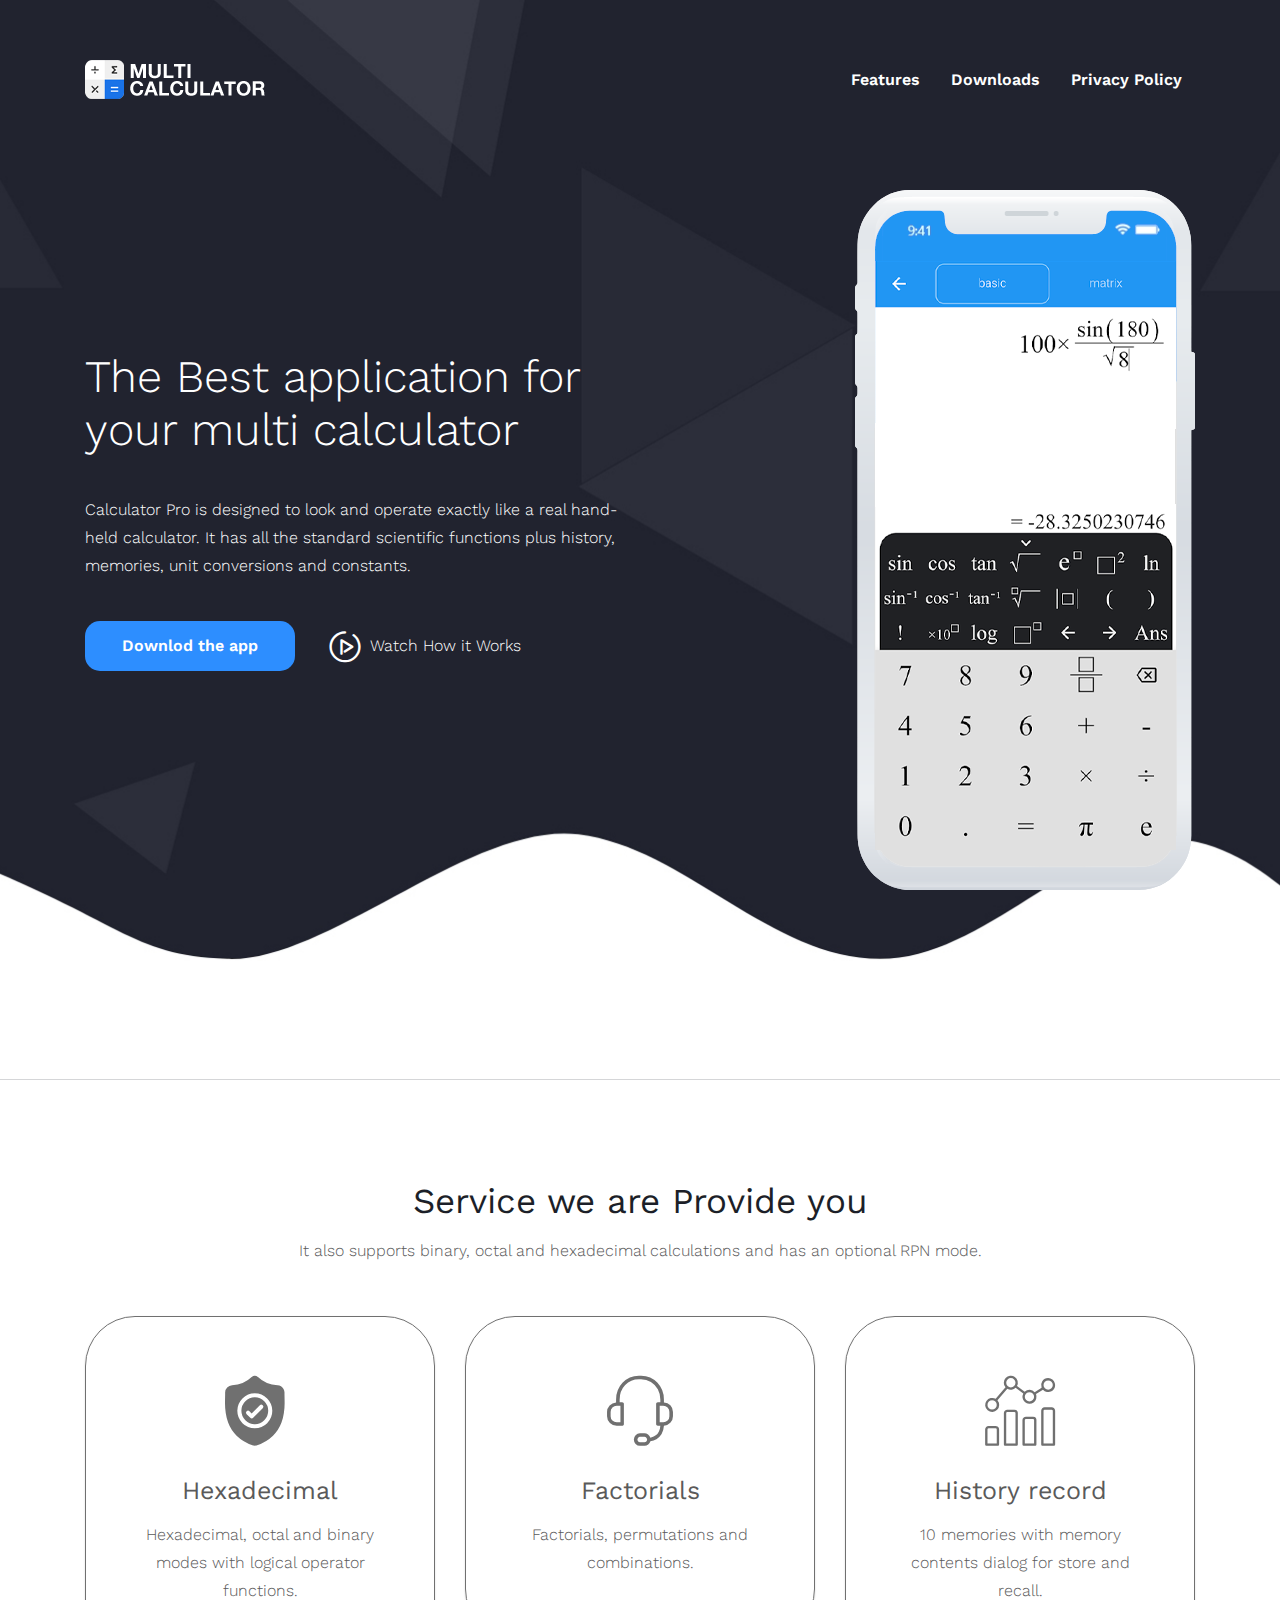
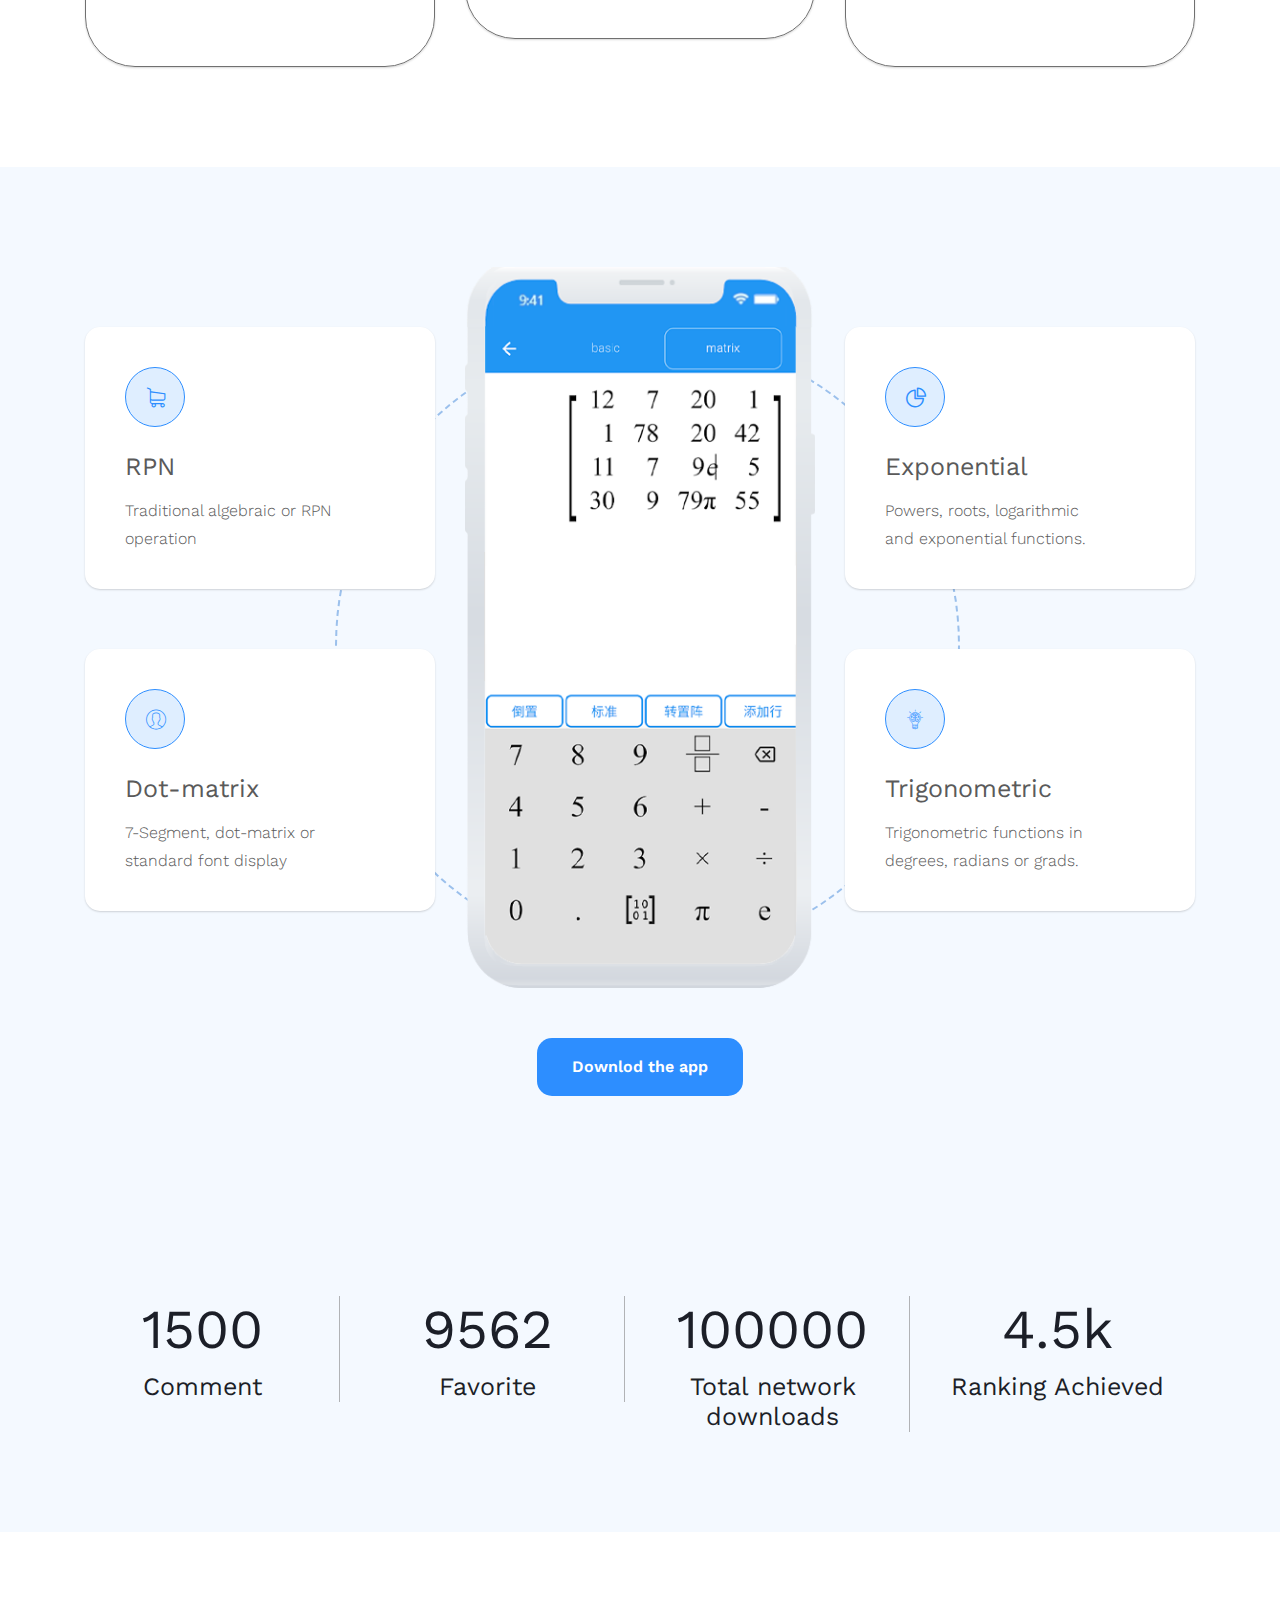
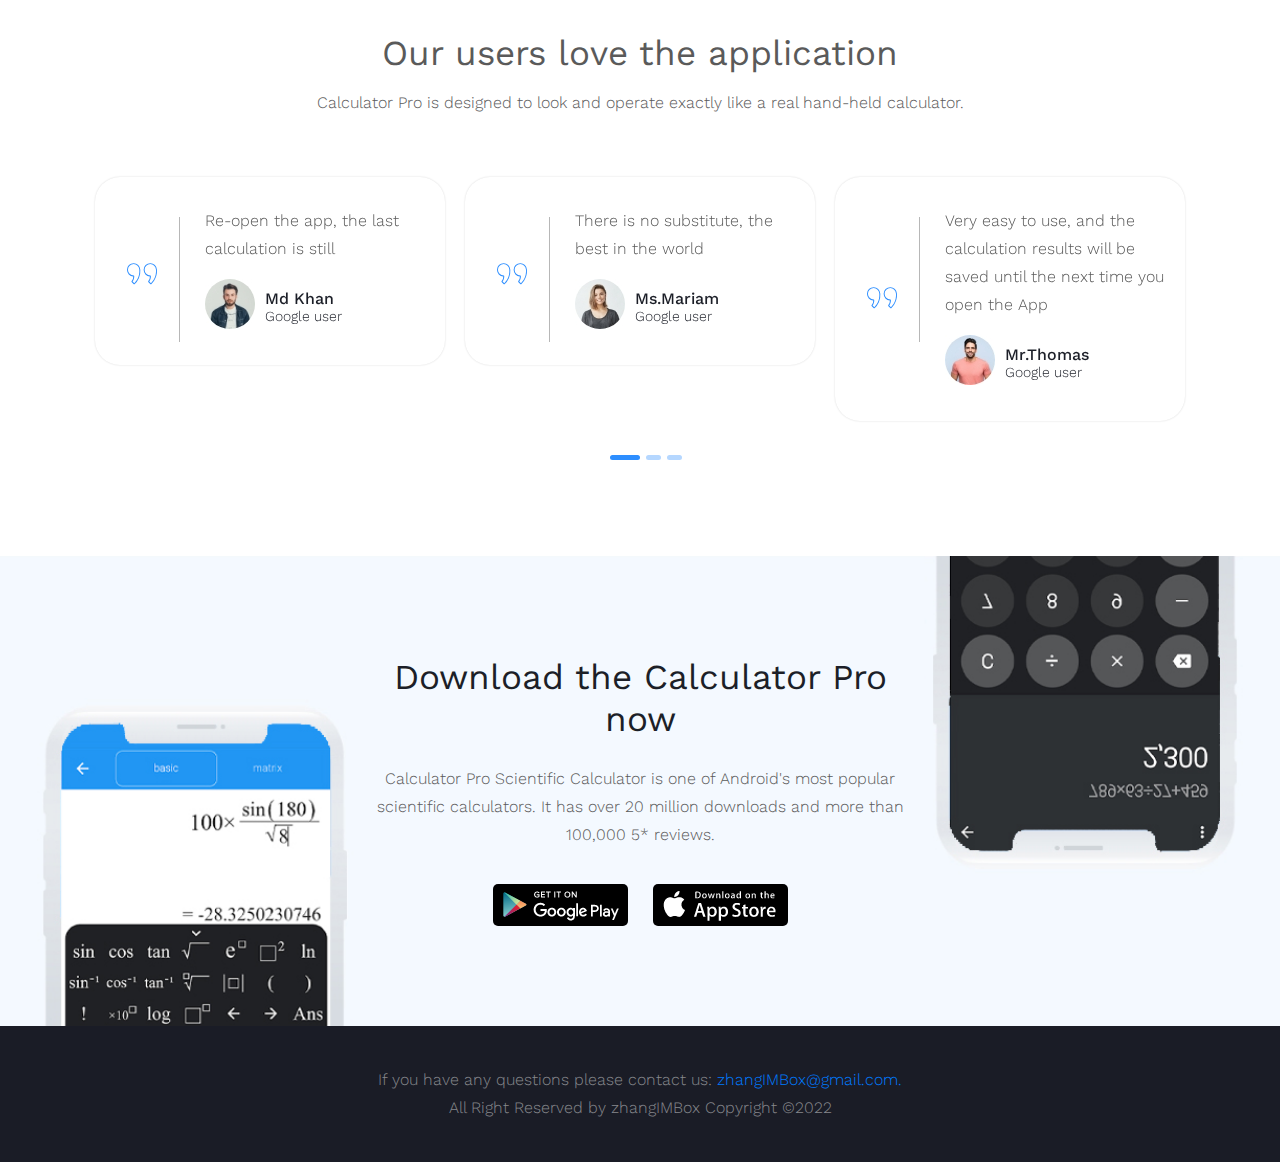
<file: index.html>
<!DOCTYPE html>
<html lang="ZXX">
<head>

<!-- All Meta -->
<meta charset="utf-8">
<meta http-equiv="X-UA-Compatible" content="IE=edge">
<meta name="viewport" content="width=device-width, initial-scale=1">

<!-- Site Title -->
<title>Super Multi Calculator Pro</title>
<link href="assets/img/favicon.ico" rel="shortcut icon"/>
<!-- Google Fonts -->
<link href="https://fonts.googleapis.com/css?family=Work+Sans:100,200,300,400,500,600,700,800,900&display=swap" rel="stylesheet">

<!-- Bootstrap v4.3.1 CSS -->
<link href="assets/css/bootstrap.min.css" rel="stylesheet">

<!-- Owl-Carousel CSS -->
<link href="assets/css/owl.carousel.css" rel="stylesheet">

<!-- Magnific-Popup v1.1.0 CSS -->
<link href="assets/css/magnific-popup.css" rel="stylesheet">

<!-- Flaticon CSS -->
<link href="assets/css/flaticon.css" rel="stylesheet">

<!-- Main StyleSheet -->
<link href="assets/css/style.css" rel="stylesheet">
<link href="assets/css/responsive.css" rel="stylesheet">
</head>
<body>

<!-- PreLoeader Start -->
<div id='preloader'>
	<div id='status'>
		<img src='assets/img/loading.gif' alt='LOADING....' />
	</div>
</div>
<!-- PreLoader End -->



<!-- Header Area Start -->
<header class="main-header header-absolute">
	<div class="container">
		<div class="row">
			<div class="col-md-3">
				<div class="logo">
					<a href="./index.html"><img src="assets/img/logo.png" alt=""></a>
				</div>
			</div>
			<div class="col-md-9 text-right">
				<div class="mainmenu">
					<ul>
						<li><a href="#feature">Features</a></li>
						<li><a href="#download">Downloads</a></li>
						<li><a href="./privacy-policy.html">Privacy Policy</a></li>
					</ul>
				</div>
			</div>
		</div>
	</div>
</header>
<!-- Header Area End -->

<!-- Hero Area Start -->
<section class="hero-area">
	<div class="hero-area-wrap">
		<div class="container">
			<div class="row">
				<div class="col-md-6">
					<div class="hero-area-content">
						<h1>The Best application for your multi calculator</h1>
						<p>Calculator Pro is designed to look and operate exactly like a real hand-held calculator. It has all the standard scientific functions plus history, memories, unit conversions and constants.</p>


						<div class="hero-area-btn">
							<a href="#download" class="default-btn">Downlod the app</a>
							<p><a href="#video" class="video-play"><i class="flaticon-circular"></i></a><a href="#video">Watch How it Works</a></p>
						</div>
					</div>
				</div>
				<div class="col-md-6 text-right">
					<div class="hero-mobile">
						<img src="assets/img/hero-mobile.png" alt="">
					</div>
				</div>
			</div>
		</div>
	</div>
</section>
<!-- Hero Area End -->

<!-- Service Area Start -->
<section class="service-area">
	<div class="container">
		<div class="row">
			<div class="col-md-12 text-center">
				<div class="service-content">
					<h2>Service we are Provide you</h2>
					<p>It also supports binary, octal and hexadecimal calculations and has an optional RPN mode.</p>
				</div>
			</div>
		</div>
		<div class="row">
			<div class="col-md-4 text-center">
				<div class="single-service-item">
					<div class="service-icon">
						<i class="flaticon-shield"></i>
					</div>
					<h3>Hexadecimal</h3>
					<p>Hexadecimal, octal and binary modes with logical operator functions.</p>
				</div>
			</div>
			<div class="col-md-4 text-center">
				<div class="single-service-item">
					<div class="service-icon">
						<i class="flaticon-support"></i>
					</div>
					<h3>Factorials</h3>
					<p>Factorials, permutations and combinations.</p>
				</div>
			</div>
			<div class="col-md-4 text-center">
				<div class="single-service-item">
					<div class="service-icon">
						<i class="flaticon-analytics"></i>
					</div>
					<h3>History record</h3>
					<p>10 memories with memory contents dialog for store and recall.</p>
				</div>
			</div>
		</div>
	</div>
</section>
<!-- Service Area End -->

<!-- Feature Area Start -->
<section id="feature" class="feature-area">
	<div class="container">
		<div class="row">
			<div class="col-md-4">
				<div class="single-feature-box">
					<div class="feature-icon">
						<i class="flaticon-supermarket"></i>
					</div>
					<h3>RPN</h3>
					<p>Traditional algebraic or RPN operation</p>
				</div>
				<div class="single-feature-box">
					<div class="feature-icon">
						<i class="flaticon-user"></i>
					</div>
					<h3>Dot-matrix</h3>
					<p>7-Segment, dot-matrix or standard font display</p>
				</div>
			</div>
			<div class="col-md-4">
				<div class="feature-mobile">
					<div class="feature-border"></div>
					<img src="assets/img/feature-mobile.png" alt="">
				</div>
			</div>
			<div class="col-md-4">
				<div class="single-feature-box">
					<div class="feature-icon">
						<i class="flaticon-pie-chart"></i>
					</div>
					<h3>Exponential</h3>
					<p>Powers, roots, logarithmic and exponential functions.</p>
				</div>
				<div class="single-feature-box">
					<div class="feature-icon">
						<i class="flaticon-brain"></i>
					</div>
					<h3>Trigonometric</h3>
					<p>Trigonometric functions in degrees, radians or grads.</p>
				</div>
			</div>
		</div>
		<div class="row">
			<div class="col-md-4 offset-md-4 text-center">
				<div class="feature-btn">
					<a href="#download" class="default-btn">Downlod the app</a>
				</div>
			</div>
		</div>
	</div>
</section>
<!-- Feature Area End -->

<!-- Counting Area Start -->
<section class="counting-area">
	<div class="container">
		<div class="row text-center">
			<div class="col-md-3">
				<div class="single-counting-number">
					<h1 class="counter">1500</h1>
					<h4>Comment</h4>
				</div>
			</div>
			<div class="col-md-3">
				<div class="single-counting-number">
					<h1 class="counter">9562</h1>
					<h4>Favorite</h4>
				</div>
			</div>
			<div class="col-md-3">
				<div class="single-counting-number">
					<h1 class="counter">100000</h1>
					<h4>Total network downloads</h4>
				</div>
			</div>
			<div class="col-md-3">
				<div class="single-counting-number border-none">
					<h1 class="counter">4.5</h1><span>k</span>
					<h4>Ranking Achieved</h4>
				</div>
			</div>
		</div>
	</div>
</section>
<!-- Counting Area End -->

<!-- Testimonial Area Start -->
<section class="testimonial-area">
	<div class="container">
		<div class="row">
			<div class="col-md-12 text-center">
				<div class="tesimonial-heading">
					<h2>Our users love the application</h2>
					<p>Calculator Pro is designed to look and operate exactly like a real hand-held calculator.</p>
				</div>
			</div>
		</div>
		<div class="row">
			<div class="col-md-12">
				<div class="testimonial-carousel">
					<div class="single-testimonial-carousel">
						<p>Re-open the app, the last calculation is still</p>
						<img src="assets/img/testimonial-author-1.jpg" alt="">
						<h5>Md Khan <span>Google user</span></h5>
					</div>
					<div class="single-testimonial-carousel">
						<p>There is no substitute, the best in the world</p>
						<img src="assets/img/testimonial-author-2.jpg" alt="">
						<h5>Ms.Mariam <span>Google user</span></h5>
					</div>
					<div class="single-testimonial-carousel">
						<p>Very easy to use, and the calculation results will be saved until the next time you open the App</p>
						<img src="assets/img/testimonial-author-3.jpg" alt="">
						<h5>Mr.Thomas <span>Google user</span></h5>
					</div>
					<div class="single-testimonial-carousel">
						<p>Simple and clean, nice app</p>
						<img src="assets/img/testimonial-author-1.jpg" alt="">
						<h5>Md Khan <span>Google user</span></h5>
					</div>
					<div class="single-testimonial-carousel">
						<p>Simple and clear, I also like the color scheme</p>
						<img src="assets/img/testimonial-author-2.jpg" alt="">
						<h5>Ms.Mariam <span>Google user</span></h5>
					</div>
					<div class="single-testimonial-carousel">
						<p>excellent calculater, best i have ever used</p>
						<img src="assets/img/testimonial-author-3.jpg" alt="">
						<h5>Mr.Thomas <span>Google user</span></h5>
					</div>
					<div class="single-testimonial-carousel">
						<p>The result of the inverse trigonometric function calculation is wrong</p>
						<img src="assets/img/testimonial-author-1.jpg" alt="">
						<h5>Md Khan <span>Google user</span></h5>
					</div>
					<div class="single-testimonial-carousel">
						<p>best</p>
						<img src="assets/img/testimonial-author-2.jpg" alt="">
						<h5>Ms.Mariam <span>Google user</span></h5>
					</div>
					<div class="single-testimonial-carousel">
						<p>Best calculator app.</p>
						<img src="assets/img/testimonial-author-3.jpg" alt="">
						<h5>Mr.Thomas <span>Google user</span></h5>
					</div>
				</div>
			</div>
		</div>
	</div>
</section>
<!-- Testimonial Area End -->

<!-- Download Area Start -->
<section id="download" class="download-area">
	<div class="container">
		<div class="row">
			<div class="col-md-6 offset-md-3 text-center">
				<div class="download-content">
					<h2>Download the Calculator Pro now</h2>
					<p>Calculator Pro Scientific Calculator is one of Android's most popular scientific calculators. It has over 20 million downloads and more than 100,000 5* reviews.</p>

					<div class="downlaod-btn">
						<a href="https://play.google.com/store/apps/details?id=com.m2caculatemix.learningCalculator"><img src="assets/img/playstore.png" alt=""></a>
						<a href="#"><img src="assets/img/appstore.png" alt=""></a>
					</div>
				</div>
			</div>
		</div>
	</div>
</section>
<!-- Download Area End -->

<!-- CopyRight Area Start -->
<div class="copyright-area">
	<div class="container">
		<div class="col-md-12 text-center">
			If you have any questions please contact us: <a href="mailto:zhangIMBox@gmail.com" target="_blank">zhangIMBox@gmail.com.</a>
		</div>
		<div class="row">
			<div class="col-md-12 text-center">All Right Reserved by zhangIMBox Copyright ©2022</div>
		</div>
	</div>
</div>
<!-- CopyRight Area End -->

<!-- jQuery v1.12.4 JS -->
<script src="assets/js/jquery-1.12.4.min.js"></script>

<!-- Bootstrap v4.3.1 JS -->
<script src="assets/js/bootstrap.min.js"></script>

<!-- Owl-Carousel JS -->
<script src="assets/js/owl.carousel.min.js"></script>

<!-- Magnific-Popup v1.1.0 JS -->
<script src="assets/js/jquery.magnific-popup.min.js"></script>

<!-- SmoothScroll v2.2.0 JS -->
<script src="assets/js/jquery.SmoothScroll-2.2.0.min.js"></script>

<!-- WayPoint v2.0.3 CDN -->
<script src="assets/js/waypoints.min.js"></script>

<!-- Counter JS-->
<script src="assets/js/jquery.counterup.min.js"></script>

<!-- Main Script JS-->
<script src="assets/js/main.js"></script>

</body>
</html>
</file>
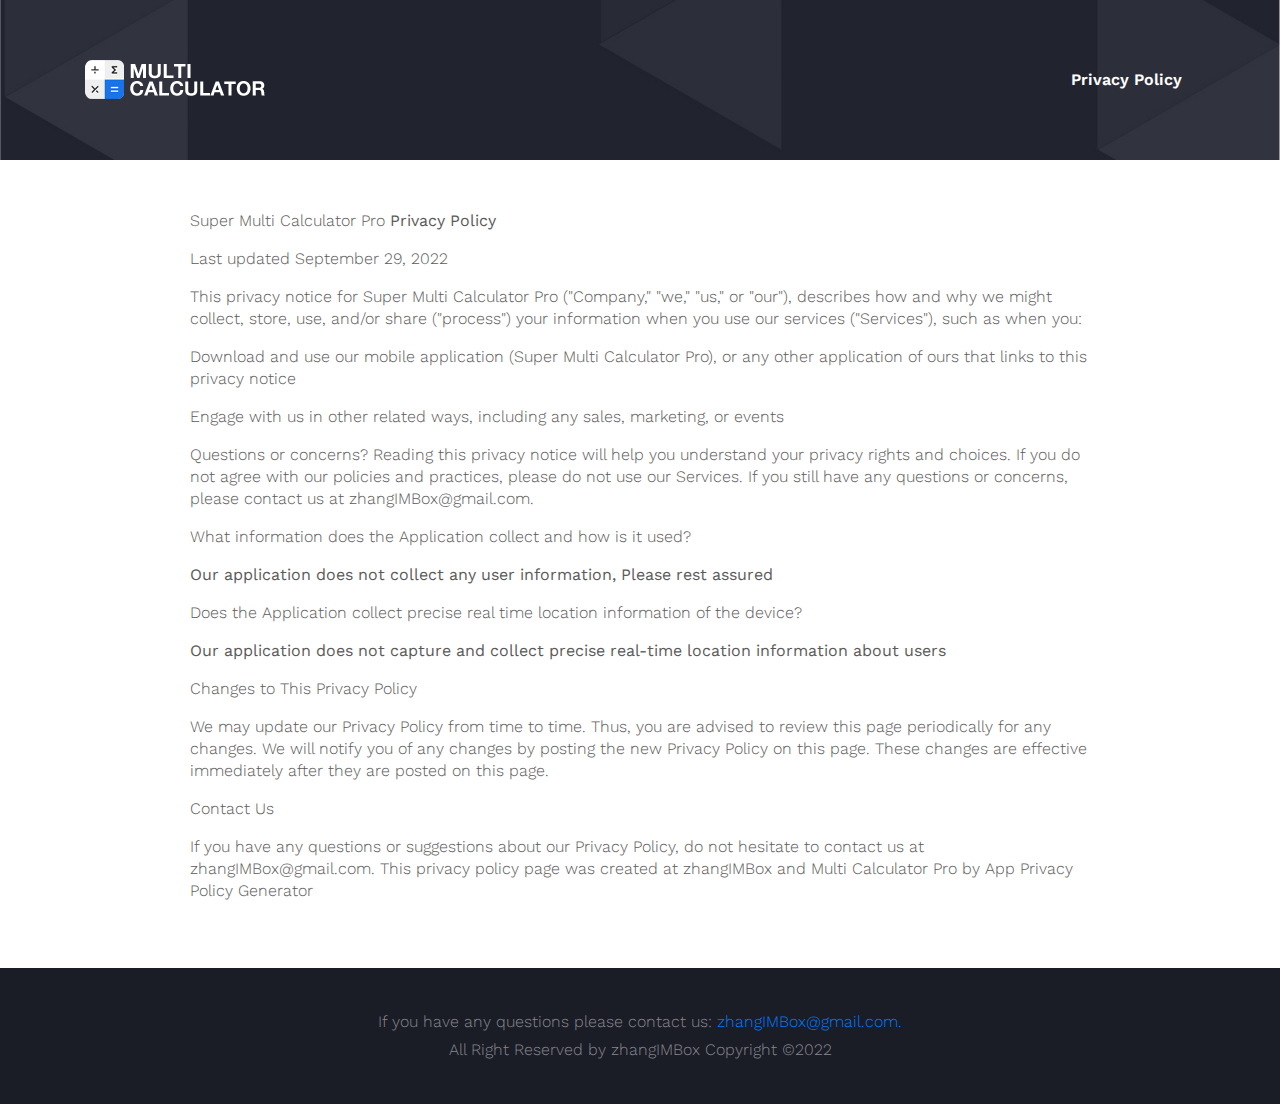
<file: privacy-policy.html>
<!DOCTYPE html>
<html lang="ZXX">
<head>

<!-- All Meta -->
<meta charset="utf-8">
<meta http-equiv="X-UA-Compatible" content="IE=edge">
<meta name="viewport" content="width=device-width, initial-scale=1">

<!-- Site Title -->
<title>Super Multi Calculator Pro</title>
<link href="assets/img/favicon.ico" rel="shortcut icon"/>
<!-- Google Fonts -->
<link href="https://fonts.googleapis.com/css?family=Work+Sans:100,200,300,400,500,600,700,800,900&display=swap" rel="stylesheet">

<!-- Bootstrap v4.3.1 CSS -->
<link href="assets/css/bootstrap.min.css" rel="stylesheet">

<!-- Owl-Carousel CSS -->
<link href="assets/css/owl.carousel.css" rel="stylesheet">

<!-- Magnific-Popup v1.1.0 CSS -->
<link href="assets/css/magnific-popup.css" rel="stylesheet">

<!-- Flaticon CSS -->
<link href="assets/css/flaticon.css" rel="stylesheet">

<!-- Main StyleSheet -->
<link href="assets/css/style.css" rel="stylesheet">
<link href="assets/css/responsive.css" rel="stylesheet">
</head>
<body>

<!-- PreLoeader Start -->
<div id='preloader'>
	<div id='status'>
		<img src='assets/img/loading.gif' alt='LOADING....' />
	</div>
</div>
<!-- PreLoader End -->



<!-- Header Area Start -->
<header class="main-header header-absolute">
	<div class="container">
		<div class="row">
			<div class="col-md-3">
				<div class="logo">
					<a href="./index.html"><img src="assets/img/logo.png" alt=""></a>
				</div>
			</div>
			<div class="col-md-9 text-right">
				<div class="mainmenu">
					<ul>
						<li><a href="#benefit">Privacy Policy</a></li>
					</ul>
				</div>
			</div>
		</div>
	</div>
</header>
<!-- Header Area End -->

<!-- Hero Area Start -->
<section class="hero-area" style="height: 160px;">
</section>
<!-- Hero Area End -->

<div style="width: 900px; margin: 0 auto; padding-top: 50px; padding-bottom: 50px; line-height: 22px;">
	<p>Super Multi Calculator Pro <b>Privacy Policy</b></p>
	<p>Last updated September 29, 2022</p>
	<p>
		This privacy notice for Super Multi Calculator Pro ("Company," "we," "us," or "our"), describes how and why we might collect, store, use, and/or share ("process") your information when you use our services ("Services"), such as when you:
	</p>
	<p>
		Download and use our mobile application (Super Multi Calculator Pro), or any other application of ours that links to this privacy notice
	</p>
	<p>
		Engage with us in other related ways, including any sales, marketing, or events
	</p>
	<p>
		Questions or concerns? Reading this privacy notice will help you understand your privacy rights and choices. If you do not agree with our policies and practices, please do not use our Services. If you still have any questions or concerns, please contact us at zhangIMBox@gmail.com.
	</p>
	<p>What information does the Application collect and how is it used?</p>
	<p><b>Our application does not collect any user information, Please rest assured</b></p>
	<p>Does the Application collect precise real time location information of the device?</p>
	<p><b>Our application does not capture and collect precise real-time location information about users</b></p>
	<p>
		Changes to This Privacy Policy
	</p>
	<p>
		We may update our Privacy Policy from time to time. Thus, you are advised to review this page periodically for any changes. We will notify you of any changes by posting the new Privacy Policy on this page. These changes are effective immediately after they are posted on this page.
	</p>
	<p>
		Contact Us
	</p>
	<p>
		If you have any questions or suggestions about our Privacy Policy, do not hesitate to contact us at zhangIMBox@gmail.com.
		This privacy policy page was created at zhangIMBox and Multi Calculator Pro by App Privacy Policy Generator
	</p>
</div>

<!-- CopyRight Area Start -->
<div class="copyright-area">
	<div class="container">
		<div class="col-md-12 text-center">
			If you have any questions please contact us: <a href="mailto:zhangIMBox@gmail.com" target="_blank">zhangIMBox@gmail.com.</a>
		</div>
		<div class="row">
			<div class="col-md-12 text-center">All Right Reserved by zhangIMBox Copyright ©2022</div>
		</div>
	</div>
</div>
<!-- CopyRight Area End -->

<!-- jQuery v1.12.4 JS -->
<script src="assets/js/jquery-1.12.4.min.js"></script>

<!-- Bootstrap v4.3.1 JS -->
<script src="assets/js/bootstrap.min.js"></script>

<!-- Owl-Carousel JS -->
<script src="assets/js/owl.carousel.min.js"></script>

<!-- Magnific-Popup v1.1.0 JS -->
<script src="assets/js/jquery.magnific-popup.min.js"></script>

<!-- SmoothScroll v2.2.0 JS -->
<script src="assets/js/jquery.SmoothScroll-2.2.0.min.js"></script>

<!-- WayPoint v2.0.3 CDN -->
<script src="assets/js/waypoints.min.js"></script>

<!-- Counter JS-->
<script src="assets/js/jquery.counterup.min.js"></script>

<!-- Main Script JS-->
<script src="assets/js/main.js"></script>

</body>
</html>
</file>
<file: assets/css/flaticon.css>
/*
  	Flaticon icon font: Flaticon
  	Creation date: 19/12/2019 13:19
  	*/

@font-face {
  font-family: "Flaticon";
  src: url("../fonts/Flaticon.eot");
  src: url("../fonts/Flaticon.eot?#iefix") format("embedded-opentype"),
       url("../fonts/Flaticon.woff2") format("woff2"),
       url("../fonts/Flaticon.woff") format("woff"),
       url("../fonts/Flaticon.ttf") format("truetype"),
       url("../fonts/Flaticon.svg#Flaticon") format("svg");
  font-weight: normal;
  font-style: normal;
}

@media screen and (-webkit-min-device-pixel-ratio:0) {
  @font-face {
    font-family: "Flaticon";
    src: url("./Flaticon.svg#Flaticon") format("svg");
  }
}

[class^="flaticon-"]:before, [class*=" flaticon-"]:before,
[class^="flaticon-"]:after, [class*=" flaticon-"]:after {   
  font-family: Flaticon;
        font-size: 20px;
font-style: normal;
margin-left: 20px;
}

.flaticon-paper-plane:before { content: "\f100"; }
.flaticon-shield:before { content: "\f101"; }
.flaticon-user:before { content: "\f102"; }
.flaticon-air-freight:before { content: "\f103"; }
.flaticon-startup:before { content: "\f104"; }
.flaticon-analytics:before { content: "\f105"; }
.flaticon-support:before { content: "\f106"; }
.flaticon-tick:before { content: "\f107"; }
.flaticon-cloud:before { content: "\f108"; }
.flaticon-supermarket-gift:before { content: "\f109"; }
.flaticon-right-quote:before { content: "\f10a"; }
.flaticon-supermarket:before { content: "\f10b"; }
.flaticon-network:before { content: "\f10c"; }
.flaticon-pie-chart:before { content: "\f10d"; }
.flaticon-brain:before { content: "\f10e"; }
.flaticon-circular:before { content: "\f10f"; }
.flaticon-play:before { content: "\f110"; }
</file>
<file: assets/css/style.css>
/* ================================
    Template name: Appli;
    Template Version: v1.0.0;
================================ */


/* ================================
    *CSS INDEX
    *BASE CSS
    *HEADER AREA CSS
    *HERO AREA CSS
    *SERVICE AREA CSS
    *FEATURE AREA CSS
    *BENEFIT AREA CSS
    *VIDEO AREA CSS
    *BUSINESS AREA CSS
    *PRICE AREA CSS
    *COUNTING AREA CSS
    *TESTIMONIAL AREA CSS
    *DOWNLOAD AREA CSS
    *CONTACT AREA CSS
    *FOOTER AREA CSS
================================ */


/* ================================
    *BASE CSS
================================ */

.alignleft {
    float: left;
    margin-right: 15px;
}
.alignright {
    float: right;
    margin-left: 15px;
}
.aligncenter {
    display: block;
    margin: 0 auto 15px;
}
a:focus, input:focus, textarea:focus { outline: 0 solid }
img {
    max-width: 100%;
    height: auto;
}
h1,
h2,
h3,
h4,
h5,
h6 {
    font-weight: 400;
    margin: 0;
}

body {
    font-family: 'Work Sans', sans-serif;
    font-size: 16px;
    color: #5A5A5A;
    line-height: 28px;
    font-weight: 300;
}

a:hover { text-decoration: none }

.margin-60 {
    margin-top: 60px;
}

#preloader {
    position: fixed;
    top: 0;
    left: 0;
    right: 0;
    bottom: 0;
    background-color: #fff;
    z-index: 99999999999999;
    height: 100%;
}

#status {
    position: absolute;
    left: 50%;
    top: 50%;
    width: 150px;
    height: 150px;
    padding: 0;
    -webkit-transform: translate(-50%, -50%);
    transform: translate(-50%, -50%);
    z-index: 99999999999999;
}

#status img {
    height: 150px;
    width: 150px;
}

/* ================================
    *HEADER AREA CSS
================================ */

.main-header.header-absolute {
    position: absolute;
    width: 100%;
    z-index: 99;
    background: transparent;
}

.main-header {
    padding: 60px 0;
    background: #000;
}

.mainmenu {
    padding: 6px 0;
}

.mainmenu ul {
    padding: 0;
    margin: 0;
    list-style: none;
}

.mainmenu li {
    display: inline-block;
    padding: 0 13px;
}

.mainmenu li a {
    display: block;
    color: #fff;
    font-weight: 600;
    transition: all .3s;
}

.mainmenu li a:hover {
    border-bottom: 2px solid #2D8EFF;
}

/* ================================
    *HERO AREA CSS
================================ */

.hero-area {
    background-image: url(../img/hero-area-bg.jpg);
    height: 1080px;
    width: 100%;
    background-size: cover;
    background-position: center;
    background-color: #ddd;
    position: relative;
    display: table;
}

.hero-area-wrap {
    display: table-cell;
    vertical-align: middle;
    border-bottom: 1px solid #D5D6D8;
}

.hero-area-content {
    color: #fff;
    padding-top: 160px;
}

.hero-area-content h1 {
    font-size: 45px;
    line-height: 53px;
    color: #fff;
    font-weight: 300;
    margin-bottom: 40px;
}

a.default-btn {
    display: inline-block;
    background: #2D8EFF;
    color: #fff;
    font-weight: 600;
    padding: 11px 37px;
    border-radius: 15px;
    margin-top: 25px;
    transition: all .3s;
}

a.video-play {
    color: #fff;
    display: inline-block;
    vertical-align: middle;
    font-weight: 600;
}

.video-play i:before {
    font-size: 30px;
    margin-left: 30px;
    margin-right: 10px;
    transition: all 2s;
}

.video-play:hover i:before {
    color: #2D8EFF;
}

.hero-area-btn {
    display: inline-block;
}

.hero-area-btn a {
    color: #fff;
}

.hero-area-btn p {
    display: inline-block;
    cursor: pointer;
}

a.default-btn:hover {
    -webkit-box-shadow: 0px 18px 26px -9px #2D8EFF;
    -moz-box-shadow: 0px 18px 26px -9px #2D8EFF;
    box-shadow: 0px 0px 26px -9px #2D8EFF;
}

.hero-area-btn a.video-play {
    margin-top: 7px;
}

/* ================================
    *SERVICE AREA CSS
================================ */

.service-area {
    padding: 100px 0;
}

.service-content h2 {
    font-size: 35px;
    color: #1c1f28;
    margin-bottom: 15px;
}

.service-content {
    padding-bottom: 35px;
}

.single-service-item {
    padding: 80px 55px 45px 55px;
    border: 1px solid #707070;
    border-radius: 50px;
    transition: all .3s;
    box-shadow: 0 1px 2px 0 rgba(0, 0, 0, 0.16);
}

.service-icon i:before {
    font-size: 70px;
    margin: 0;
    color: #707070;
    transition: all .3s;
}

.service-icon {
    margin-bottom: 30px;
}

.single-service-item h3 {
    font-size: 25px;
    margin-bottom: 15px;
}

.single-service-item:hover {
    border-color: #2d8eff;
    box-shadow: 0 8px 15px rgba(0, 0, 0, 0.16);
}

.single-service-item:hover .service-icon i:before {
    color: #2d8eff;
}

/* ================================
    *FEATURE AREA CSS
================================ */

.feature-area {
    padding: 100px 0;
    background-color: #F4F9FF;
    z-index: 2;
    position: relative;
}

.single-feature-box {
    padding: 40px 85px 20px 40px;
    box-shadow: 0 1px 2px 0 rgba(0, 0, 0, 0.16);
    border-radius: 15px;
    margin: 60px 0;
    background-color: #fff;
    transition: all .3s;
    z-index: 4;
    position: relative;
}

.feature-icon i:before {
    color: #2d8eff;
}

.feature-icon {
    height: 60px;
    width: 60px;
    line-height: 60px;
    border: 1px solid #2d8eff;
    border-radius: 50%;
    background: #DFEEFF;
    margin-bottom: 15px;
}

.single-feature-box h3 {
    font-size: 25px;
    margin-top: 25px;
    margin-bottom: 15px;
}

.feature-icon i.flaticon-brain:before {
    margin: 21px;
}

.feature-btn a.default-btn {
    padding: 15px 35px;
    margin-top: 50px;
}

.single-feature-box:hover {
    box-shadow: 0 8px 15px rgba(0, 0, 0, 0.16);
}

.feature-border {
    border: 2px dashed #9BC0EC;
    border-radius: 50%;
    width: 625px;
    height: 625px;
    z-index: -1;
    position: absolute;
    left: -130px;
    top: 66px;
    text-align: center;
}

.feature-mobile {
    position: relative;
    z-index: 2;
}

.feature-mobile img {
    z-index: 3;
}

.single-feature-box:hover .feature-icon {
    background: #2d8eff;
}

.single-feature-box:hover .feature-icon i:before {
    color: #fff;
}

/* ================================
    *BENEFIT AREA CSS
================================ */

.benefit-area {
    padding: 100px 0;
}

.benefit-area-heading h2 {
    color: #1c1f28;
    font-size: 35px;
    margin-bottom: 15px;
}

.benefit-area-heading {margin-bottom: 60px;}

.benefit-icon i:before {
    font-size: 50px;
    color: #2d8eff;
    margin: 0;
}

.benefit-icon {
    margin-bottom: 30px;
}

.single-benefit-box h3 {
    color: #1c1f28;
    font-size: 25px;
    margin-bottom: 15px;
}

.single-benefit-box {
    padding: 60px 55px 35px 55px;
    box-shadow: 0 0px 2px 0 rgba(0, 0, 0, 0.16);
    border-radius: 25px;
    transition: all .3s;
}

.single-benefit-box:hover {
    background: #2d8eff;
    color: #fff;
}

.single-benefit-box:hover .benefit-icon i:before, .single-benefit-box:hover h3 {
    color: #fff;
}

/* ================================
    *VIDEO AREA CSS
================================ */

.video-mobile {
    background-image: url(../img/video-mobile-bg.jpg);
    height: 366px;
    background-repeat: no-repeat;
    background-position: center;
    width: 100%;
    display: table;
    position: relative;
    z-index: 1;
}

.video-heading h2 {
    font-size: 35px;
    color: #1c1f28;
    margin-bottom: 15px;
}

.video-heading {
    padding-bottom: 35px;
}

.video-mobile-wrap {
    display: table-cell;
    vertical-align: middle;
}

.video-mobile-wrap i:before {
    font-size: 50px;
    color: #fff;
    transition: all .3s;
    margin: 0;
    position: relative;
    z-index: 99;
    top: 7px;
    right: 12px;
}

.video-play-button {
  position: absolute;
  z-index: 10;
  top: 50%;
  left: 50%;
  transform: translateX(-50%) translateY(-50%);
  box-sizing: content-box;
  display: block;
  width: 32px;
  height: 44px;
  border-radius: 50%;
  padding: 18px 20px 18px 28px;
}

.video-play-button:before {
  content: "";
  position: absolute;
  left: 50%;
  top: 50%;
  transform: translateX(-50%) translateY(-50%);
  display: block;
  width: 100px;
  height: 100px;
  background: #2D8EFF;
  border-radius: 50%;
  animation: pulse-border 1500ms ease-out infinite;
}

.video-play-button:after {
  content: "";
  position: absolute;
  z-index: 1;
  left: 50%;
  top: 50%;
  transform: translateX(-50%) translateY(-50%);
  width: 90px;
  height: 90px;
  background: #2D8EFF;
  border-radius: 50%;
  transition: all 200ms;
  opacity: .5;
}

@keyframes pulse-border {
  0% {
    transform: translateX(-50%) translateY(-50%) translateZ(0) scale(1);
    opacity: 1;
  }
  100% {
    transform: translateX(-50%) translateY(-50%) translateZ(0) scale(1.5);
    opacity: 0;
  }
}

/* ================================
    *BUSINESS AREA CSS
================================ */

.business-img-1 {background-image: url(../img/business-img-1.jpg);}
.business-img-2 {background-image: url(../img/business-img-2.jpg);}
.business-img-3 {background-image: url(../img/business-img-3.jpg);}

.business-area {
    padding: 100px 0;
}

.business-heading h2 {
    font-size: 35px;
    color: #1c1f28;
    margin-bottom: 15px;
}

.business-heading {
    margin-bottom: 50px;
}

.single-business-img {
    overflow: hidden;
    border-top-left-radius: 25px;
    border-top-right-radius: 25px;
}

.business-img {
    background-size: cover;
    background-position: center;
    background-color: #ddd;
    height: 165px;
    width: 100%;
    transition: all .3s;
}

.single-business-box {
    border-radius: 25px;
    box-shadow: 0 0px 2px 0 rgba(0, 0, 0, 0.16);
}

.single-business-box:hover .business-img {
    transform: scale(1.1);
}

.business-box-content {
    padding: 30px 40px 20px 40px;
}

.business-box-content h3 {
    color: #1C1F28;
    font-size: 25px;
    margin-bottom: 15px;
}

/* ================================
    *PRICE AREA CSS
================================ */

.price-area {
    padding-bottom: 100px;
}

.price-area-heading h2 {
    font-size: 35px;
    color: #1C1F28;
    margin-bottom: 15px;
}

.price-area-heading {
    margin-bottom: 50px;
}

.single-price-heading h4 {
    font-size: 25px;
    color: #1c1f28;
}

.single-price-heading h4 span {
    display: block;
    font-size: 35px;
    position: relative;
    z-index: 1;
    margin-top: 15px;
    font-weight: 500;
}

.single-price-heading h4 span:after {
    position: absolute;
    left: 60px;
    bottom: 8px;
    content: "/month";
    font-size: 16px;
    font-weight: 300;
}

.single-price-icon {
    display: inline-block;
    position: absolute;
    right: 50px;
    top: 45px;
    height: 100px;
    width: 100px;
    background: #2d8eff;
    line-height: 100px;
    border-radius: 50%;
}

.single-price-icon i:before {
    font-size: 45px;
    color: #fff;
}

.single-price-heading {
    border-bottom: 1px solid #DBDBDB;
    padding: 50px 0 40px 0;
}

.single-price-icon i.flaticon-startup, .single-price-icon i.flaticon-air-freight {
    margin-left: 8px;
}

.price-menu ul {
    margin: 0;
    padding: 0;
    list-style: none;
}

.price-menu ul li {
    line-height: 2;
}

.price-menu i:before {
    font-size: 10px;
    color: #15db95;
    margin-left: 0;
}

.price-menu i.flaticon-tick.last {
    float: right;
}

.price-menu i.flaticon-play {
    margin-right: 15px;
}

.price-menu {
    padding: 25px 0;
    border-bottom: 1px solid #DBDBDB;
}

.single-price-box a.default-btn {
    padding: 16px 37px;
    margin: 40px 0 50px 0;
}

.single-price-box {
    box-shadow: 0 0px 2px 0 rgba(0, 0, 0, 0.16);
    border-radius: 25px;
    padding: 0 25px;
    transition: all .3s;
}

.pricing-btn {
    text-align: center;
}

.single-price-box:hover {
    background-color: #2d8eff;
    color: #fff;
}

.single-price-box:hover .single-price-heading h4 {
    color: #fff;
}

.single-price-box:hover .single-price-icon {
    background: #fff;
}

.single-price-box:hover .single-price-icon i:before {
    color: #2d8eff;
}

.single-price-box:hover .price-menu i:before {
    color: #fff;
}

.single-price-box:hover .pricing-btn a.default-btn {
    background: #fff;
    color: #2d8eff;
}

.single-price-box.active {
    background: #2D8EFF;
    color: #fff;
    overflow: hidden;
    position: relative;
}

.single-price-box.active .single-price-heading h4 {
    color: #fff;
}

.single-price-box.active li i:before {
    color: #fff;
}

.single-price-box.active .single-price-icon {
    background: #fff;
    top: 40px;
    right: 40px;
}

.single-price-box.active .single-price-icon i:before {
    color: #2D8EFF;
}

.single-price-box.active .pricing-btn a.default-btn {background: #fff;color: #2D8EFF;}

.active .single-price-heading:after {
    content: "OFFER";
    position: absolute;
    right: -30px;
    top: 17px;
    color: #Fff;
    background: #15DB95;
    transform: rotate(45deg);
    padding: 0px 40px;
    font-size: 14px;
}

.single-price-heading h4 span.margin:after {
    left: 65px;
}

/* ================================
    *COUNTING AREA CSS
================================ */

.counting-area {
    padding: 100px 0;
    background-color: #F4F9FF;
}

.single-counting-number {
    position: relative;
    z-index: 1;
    padding-right: 20px;
}

.single-counting-number h1 {
    color: #1C1F28;
    font-size: 55px;
    display: inline-block;
}

.single-counting-number h4 {
    font-size: 25px;
    color: #1c1f28;
    margin-top: 10px;
}

.single-counting-number:after {
    position: absolute;
    right: 0;
    top: 0;
    width: 1px;
    height: 100%;
    background: #B1B3B6;
    content: "";
}

.single-counting-number.border-none:after {
    display: none;
}

.single-counting-number span {
    font-size: 55px;
    font-weight: 400;
    color: #1C1F28;
}

/* ================================
    *TESTIMONIAL AREA CSS
================================ */

.testimonial-area {
    padding: 100px 0 125px 0;
}

.tesimonial-heading h2 {
    font-size: 35px;
    margin-bottom: 15px;
}

.tesimonial-heading {
    margin-bottom: 50px;
}

.single-testimonial-carousel img {
    max-width: 50px;
    display: inline-block;
}

.single-testimonial-carousel h5 {font-size: 16px;font-weight: 500;color: #1c1f28;margin-left: 60px;margin-top: -40px;}

.single-testimonial-carousel h5 span {
    font-size: 14px;
    font-weight: 300;
    display: block;
}

.single-testimonial-carousel {
    padding-left: 110px;
    padding-right: 20px;
    padding-top: 30px;
    padding-bottom: 40px;
    box-shadow: 0 0px 2px 0 rgba(0, 0, 0, 0.16);
    border-radius: 25px;
    margin: 10px;
    position: relative;
}

.single-testimonial-carousel:before {
    position: absolute;
    left: 9%;
    top: 44%;
    content: "\f10a";
    font-family: Flaticon;
    font-size: 30px;
    color: #2d8eff;
}

.single-testimonial-carousel:after {
    position: absolute;
    left: 24%;
    top: 40px;
    height: 125px;
    width: 1px;
    background: #B7B7B7;
    content: "";
}

.testimonial-carousel .owl-dots div {
    display: inline-block;
    background: #B5D7FF;
    height: 5px;
    width: 15px;
    margin: -10px 3px;
    border-radius: 5px;
}

.testimonial-carousel .owl-dots div.active {
    background: #2D8EFF;
    width: 30px;
}

.testimonial-carousel .owl-dots {
    position: absolute;
    left: 47%;
}

/* ================================
    *DOWNLOAD AREA CSS
================================ */

.download-area {
    background-image: url(../img/download-area-bg.jpg);
    background-size: cover;
    background-position: center;
    background-color: #ddd;
    padding: 100px 0;
}

.download-content h2 {
    font-size: 35px;
    color: #1c1f28;
    margin-bottom: 25px;
}

.downlaod-btn a {
    padding: 10px;
}

.downlaod-btn {
    margin-top: 35px;
}

/* ================================
    *CONTACT AREA CSS
================================ */

.contact-form {
    padding: 100px 0;
}

.contact-form h2 {
    font-size: 35px;
    color: #1c1f28;
    position: relative;
    z-index: 1;
    margin-bottom: 60px;
}

.contact-form h2:before {
    position: absolute;
    left: 290px;
    bottom: -25px;
    width: 150px;
    height: 1px;
    background: #8D8E93;
    content: "";
}

.contact-form h2:after {
    position: absolute;
    left: 360px;
    bottom: -30px;
    width: 10px;
    height: 10px;
    border: 1px solid #2D8EFF;
    border-radius: 50%;
    content: "";
    background: #fff;
}

.contact-form-wrap input[type=text], .contact-form-wrap input[type=email] {
    width: 100%;
    border-bottom: 1px solid #8D8E93;
    padding: 15px 0;
}

.contact-form-wrap input, .contact-form-wrap textarea {
    border: none;
}

.contact-form-wrap input[type=submit] {
    padding:  16px 37px;
    background: #2d8eff;
    border-radius: 15px;
    color: #fff;
    font-weight: 600;
    margin-top: 60px;
}

.contact-form-wrap input[type=text] {
    width: 100%;
    border-bottom: 1px solid #8D8E93;
    padding: 15px 0;
}

.contact-form-wrap input[type=text]:focus, .contact-form-wrap input[type=email]:focus {
    border-color: #2D8EFF;
}

/* ================================
    *FOOTER AREA CSS
================================ */

.footer-area {
    padding-top: 70px;
    background: #1A1C26;
}

.logo h2 a {
    font-size: 35px;
    font-weight: 500;
    color: #fff;
}
.footer-meta h4 {
    font-size: 18px;
    font-weight: 500;
    color: #fff;
}

.footer-meta ul {
    margin: 0;
    padding: 0;
    list-style: none;
    margin-top: 15px;
}

.footer-meta li {
    color: #fff;
    line-height: 2;
    transition: all .3s;
}

.footer-meta li:hover {
    color: #2D8EFF;
    cursor: pointer;
}

.footer-border {
    padding: 50px 0;
    border-bottom: 1px solid #8D8E93;
}

/* ================================
    *COPYRIGHT AREA CSS
================================ */

.copyright-area {
    background: #1A1C26;
    padding: 40px 0;
    color: #87888D;
}
</file>
<file: assets/css/responsive.css>
/* Medium Layout: 1280px. */
@media only screen and (min-width: 992px) and (max-width: 1200px) { 
.single-service-item {
    padding: 50px 25px;
}
.single-feature-box {
    padding: 40px;
}
.feature-btn a.default-btn {
    margin-top: 0;
}
.single-benefit-box {
    padding: 40px;
}
.single-counting-number h4 {
    font-size: 15px;
}

}
/* Tablet Layout: 768px. */
@media only screen and (min-width: 768px) and (max-width: 991px) { 
.hero-area-content h1 {
    font-size: 25px;
}
.hero-area-btn p {
    margin-top: 30px;
}
.single-service-item {
    padding: 50px 20px 20px 20px;
}
.service-icon i:before {
    font-size: 50px;
}
.single-feature-box {
    padding: 30px;
}
.feature-mobile {
    margin-top: 165px;
}
.feature-border {
    width: 350px;
    height: 350px;
    left: -75px;
    top: 50px;
}
.feature-btn a.default-btn {
    margin-top: 0;
}
.single-benefit-box {
    padding: 40px;
}
.business-box-content {
    padding: 20px;
}
.single-counting-number h4 {
    font-size: 15px;
}
.contact-form h2:before {
    left: 33%;
}
.contact-form h2:after {
    left: 48%;
}
.single-testimonial-carousel:after {
    top: 50px;
}
.single-price-icon i:before {
    font-size: 25px;
    margin: 15px;
}
.single-price-icon i.flaticon-startup, .single-price-icon i.flaticon-air-freight {
    margin-left: 2px;
}
.single-price-icon {
    height: 60px;
    width: 60px;
    line-height: 60px;
    right: 30px;
}
.single-price-heading h4 {
    font-size: 15px;
}
.single-price-heading h4 span {
    font-size: 25px;
}
.single-price-heading h4 span:after {
    left: 45px;
    bottom: 3px;
}
.single-price-box .single-price-icon, .single-price-box.active .single-price-icon {
    top: 40px;
    right: 30px;
}
.price-menu {
    padding: 30px 0;
}
.single-price-box li i:before {
    margin: 0;
}
.single-price-box li {
    font-size: 12px;
}
.single-price-box a.default-btn {
    padding: 10px 3px;
    margin: 25px 0;
}
.single-feature-box h3 {
    font-size: 17px;
}
.single-service-item h3 {
    font-size: 17px;
}
.video-play i:before {
    margin-left: 0;
}
}
/* Mobile Layout: 320px. */
@media only screen and (max-width: 767px) {
.mainmenu {
    display: none;
}
.hero-area-content h1 {
    font-size: 25px;
    line-height: 33px;
    margin-bottom: 20px;
}
.hero-mobile {
    text-align: center;
}
.hero-area-btn p {
    margin-top: 20px;
}
.video-play i:before {
    margin-left: 0;
}
.single-service-item {
    margin-bottom: 20px;
}
.feature-border {
    display: none;
}
.single-benefit-box {   
    margin-bottom: 20px;
}
.single-business-box {
    margin-bottom: 20px;
}
.single-price-box {
    margin-bottom: 20px;
}
.single-counting-number {
    margin-bottom: 40px;
}
.single-counting-number:after {
    display: none;
}
.testimonial-carousel .owl-dots {
    left: 67px;
}
.contact-form h2:before {
    left: 27%;
}
.contact-form h2:after {
    left: 47%;
}
.footer-meta {
    margin-top: 25px;
}
.footer-meta ul {
    margin-top: 5px;
}
.footer-meta li {
    opacity: .8;
}
}
/* Wide Mobile Layout: 480px. */
@media only screen and (min-width: 480px) and (max-width: 767px) { 

}
</file>
